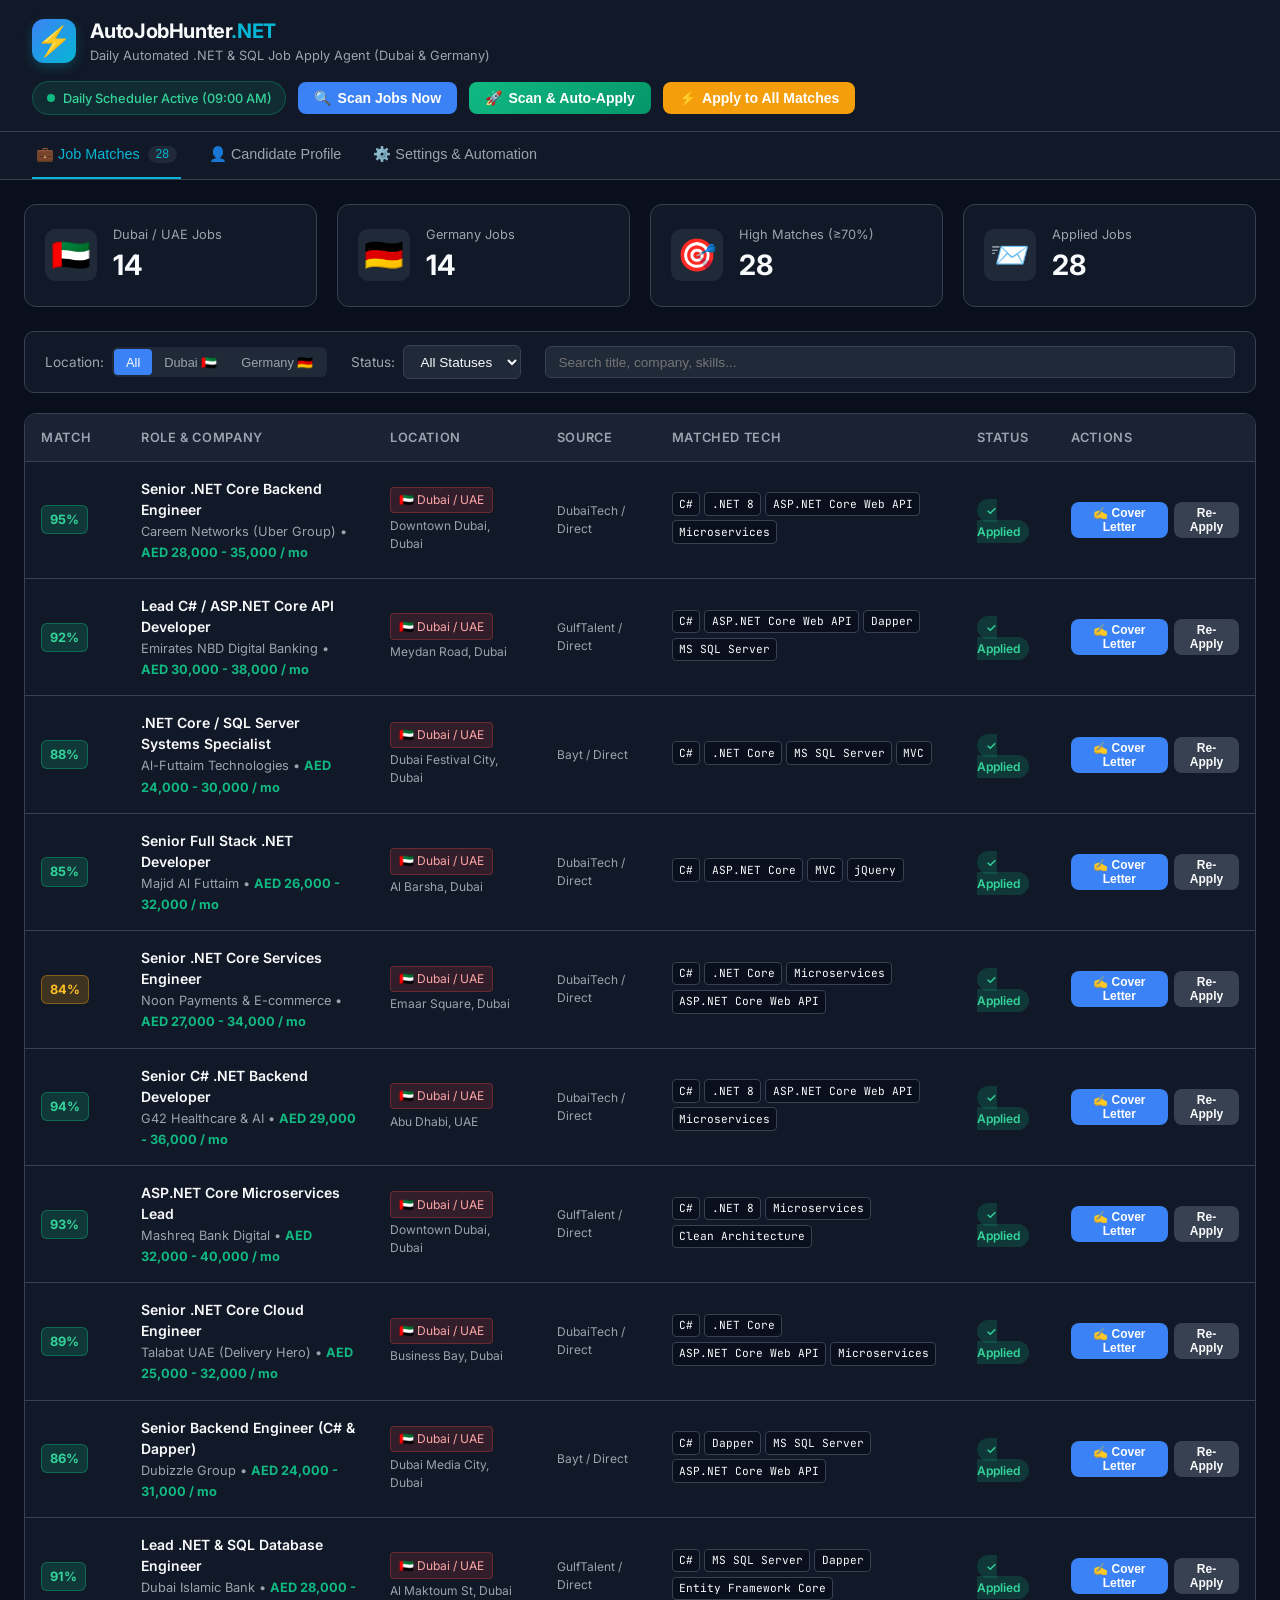
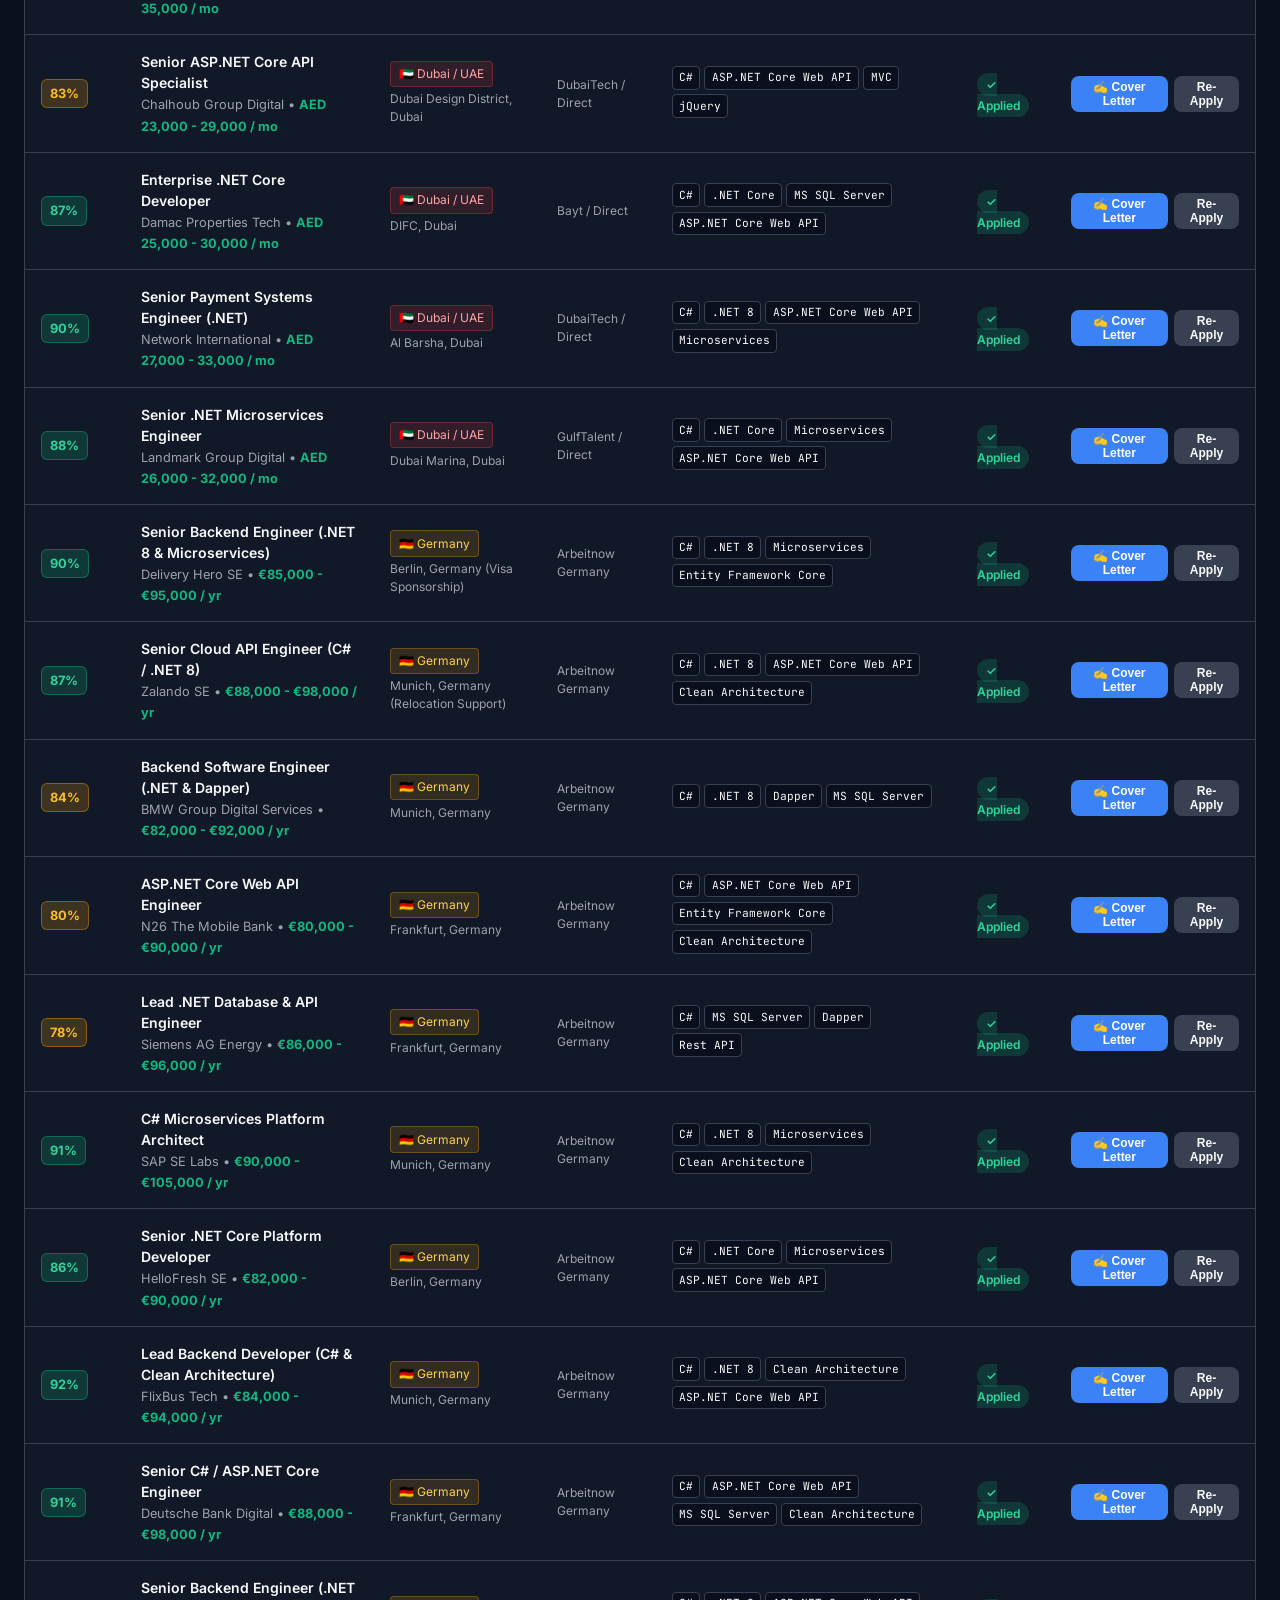
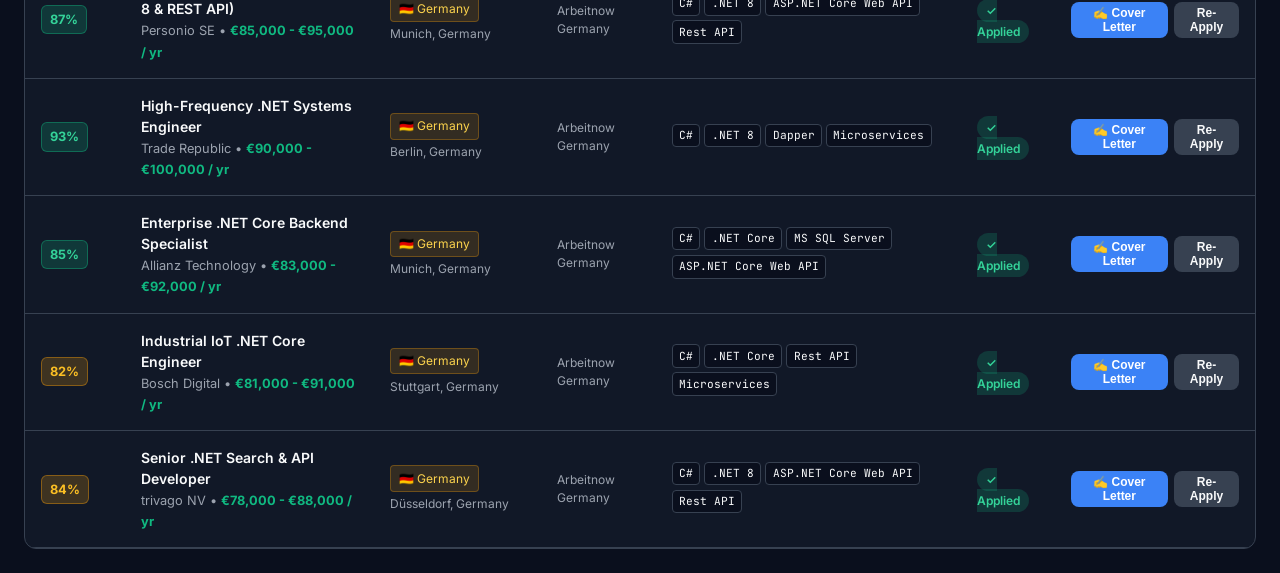
<file: docs/index.html>
<!DOCTYPE html>
<html lang="en">
<head>
  <meta charset="UTF-8">
  <meta name="viewport" content="width=device-width, initial-scale=1.0">
  <title>AutoJobHunter.NET - Dubai & Germany .NET/SQL Auto-Applier</title>
  <link rel="preconnect" href="https://fonts.googleapis.com">
  <link rel="preconnect" href="https://fonts.gstatic.com" crossorigin>
  <link href="https://fonts.googleapis.com/css2?family=Inter:wght@300;400;500;600;700&family=JetBrains+Mono:wght@400;500&display=swap" rel="stylesheet">
  <link rel="stylesheet" href="style.css">
</head>
<body>
  <!-- Header -->
  <header class="app-header">
    <div class="header-container">
      <div class="brand">
        <div class="logo-icon">⚡</div>
        <div class="brand-text">
          <h1>AutoJobHunter<span>.NET</span></h1>
          <p class="subtitle">Daily Automated .NET & SQL Job Apply Agent (Dubai & Germany)</p>
        </div>
      </div>
      <div class="header-actions">
        <div class="engine-badge">
          <span class="status-pulse"></span>
          <span>Daily Scheduler Active (09:00 AM)</span>
        </div>
        <button id="btnScanNow" class="btn btn-primary" onclick="triggerScan(false)">
          <span class="icon">🔍</span> Scan Jobs Now
        </button>
        <button id="btnScanApplyNow" class="btn btn-success" onclick="triggerScan(true)">
          <span class="icon">🚀</span> Scan & Auto-Apply
        </button>
        <button id="btnApplyAll" class="btn btn-warning" onclick="applyToAllMatches()" style="background:#f59e0b; color:white;">
          <span class="icon">⚡</span> Apply to All Matches
        </button>
      </div>
    </div>
  </header>

  <!-- Navigation Tabs -->
  <nav class="nav-tabs-wrapper">
    <div class="tabs-container">
      <button class="nav-tab active" onclick="switchTab('jobs')">
        💼 Job Matches <span id="tabJobCount" class="tab-pill">28</span>
      </button>
      <button class="nav-tab" onclick="switchTab('profile')">
        👤 Candidate Profile
      </button>
      <button class="nav-tab" onclick="switchTab('settings')">
        ⚙️ Settings & Automation
      </button>
    </div>
  </nav>

  <!-- Main Container -->
  <main class="main-container">
    <!-- Notification Banner -->
    <div id="alertBanner" class="alert-banner hidden"></div>

    <!-- TAB 1: JOBS DASHBOARD -->
    <section id="tab-jobs" class="tab-content active">
      <!-- Stats Overview -->
      <div class="stats-grid">
        <div class="stat-card">
          <div class="stat-icon dubai-icon">🇦🇪</div>
          <div class="stat-info">
            <span class="stat-label">Dubai / UAE Jobs</span>
            <span id="statDubai" class="stat-value">14</span>
          </div>
        </div>
        <div class="stat-card">
          <div class="stat-icon germany-icon">🇩🇪</div>
          <div class="stat-info">
            <span class="stat-label">Germany Jobs</span>
            <span id="statGermany" class="stat-value">14</span>
          </div>
        </div>
        <div class="stat-card">
          <div class="stat-icon high-match-icon">🎯</div>
          <div class="stat-info">
            <span class="stat-label">High Matches (≥70%)</span>
            <span id="statHighMatch" class="stat-value">28</span>
          </div>
        </div>
        <div class="stat-card">
          <div class="stat-icon applied-icon">📨</div>
          <div class="stat-info">
            <span class="stat-label">Applied Jobs</span>
            <span id="statApplied" class="stat-value">28</span>
          </div>
        </div>
      </div>

      <!-- Filters Bar -->
      <div class="filter-bar">
        <div class="filter-group">
          <label>Location:</label>
          <div class="btn-group">
            <button class="filter-btn active" onclick="filterCountry('')">All</button>
            <button class="filter-btn" onclick="filterCountry('dubai')">Dubai 🇦🇪</button>
            <button class="filter-btn" onclick="filterCountry('germany')">Germany 🇩🇪</button>
          </div>
        </div>
        <div class="filter-group">
          <label>Status:</label>
          <select id="selectStatus" onchange="applyFilters()">
            <option value="">All Statuses</option>
            <option value="Discovered">Discovered</option>
            <option value="Applied">Applied</option>
            <option value="Interview">Interview</option>
            <option value="Skipped">Skipped</option>
          </select>
        </div>
        <div class="filter-group search-group">
          <input type="text" id="searchInput" placeholder="Search title, company, skills..." oninput="applyFilters()">
        </div>
      </div>

      <!-- Jobs Table -->
      <div class="table-container">
        <table class="jobs-table">
          <thead>
            <tr>
              <th width="100">Match</th>
              <th>Role & Company</th>
              <th>Location</th>
              <th>Source</th>
              <th>Matched Tech</th>
              <th>Status</th>
              <th width="200">Actions</th>
            </tr>
          </thead>
          <tbody id="jobsTableBody">
            <tr>
              <td colspan="7" class="loading-cell">Loading job opportunities...</td>
            </tr>
          </tbody>
        </table>
      </div>
    </section>

    <!-- TAB 2: CANDIDATE PROFILE -->
    <section id="tab-profile" class="tab-content">
      <div class="card form-card">
        <div class="card-header">
          <h2>Candidate Information & Technical Profile</h2>
          <p>Pre-configured with your senior .NET Core & SQL Server engineering credentials.</p>
        </div>
        <div class="card-body">
          <form id="profileForm" onsubmit="saveProfile(event)">
            <div class="form-row">
              <div class="form-group">
                <label>Full Name</label>
                <input type="text" id="profFullName" required>
              </div>
              <div class="form-group">
                <label>Current Title</label>
                <input type="text" id="profTitle" required>
              </div>
            </div>
            <div class="form-row">
              <div class="form-group">
                <label>Email</label>
                <input type="email" id="profEmail" required>
              </div>
              <div class="form-group">
                <label>Phone / WhatsApp</label>
                <input type="text" id="profPhone" required>
              </div>
            </div>
            <div class="form-row">
              <div class="form-group">
                <label>LinkedIn Profile URL</label>
                <input type="text" id="profLinkedIn" placeholder="https://in.linkedin.com/in/sajid-tavrej-khan-b1b0b6188" required>
              </div>
              <div class="form-group">
                <label>Notice Period / Availability</label>
                <input type="text" id="profNotice" required>
              </div>
            </div>
            <div class="form-group">
              <label>Target Locations & Relocation</label>
              <input type="text" id="profLocations" required>
            </div>
            <div class="form-group">
              <label>Core Skills Summary (Keywords used by matching engine)</label>
              <textarea id="profSkills" rows="3" required></textarea>
            </div>
            <div class="form-group">
              <label>Resume File Path (Attached during automated email apply)</label>
              <div style="display: flex; gap: 0.5rem; align-items: center; margin-bottom: 0.35rem;">
                <input type="text" id="profResumePath" style="flex: 1;" required>
                <a href="/resume.pdf" target="_blank" class="btn btn-secondary" style="white-space: nowrap; text-decoration: none; display: inline-flex; align-items: center; gap: 0.25rem;">
                  📄 View Resume PDF
                </a>
              </div>
              <small class="helper-text" style="color:#10b981;">✓ Authentic Single-Page ATS Resume Active: Sajid_Tavrej_Khan_Resume.pdf (RevClerx AI Solutions on top)</small>
            </div>
            <button type="submit" class="btn btn-primary">💾 Save Profile</button>
          </form>
        </div>
      </div>
    </section>

    <!-- TAB 3: SETTINGS -->
    <section id="tab-settings" class="tab-content">
      <div class="card form-card">
        <div class="card-header">
          <h2>Daily Automation & Notification Settings</h2>
          <p>Configure automated scheduled run time, email application credentials, and Telegram alerts.</p>
        </div>
        <div class="card-body">
          <form id="configForm" onsubmit="saveConfig(event)">
            <div class="form-row">
              <div class="form-group">
                <label>Daily Scheduled Run Hour (24h format)</label>
                <input type="number" id="cfgRunHour" min="0" max="23" value="9" required>
                <small class="helper-text">e.g. 9 = 9:00 AM every morning automatically.</small>
              </div>
              <div class="form-group">
                <label>Min Match Score to Notify (%)</label>
                <input type="number" id="cfgMinScore" min="10" max="100" value="60" required>
              </div>
            </div>

            <div class="toggle-card">
              <label class="switch">
                <input type="checkbox" id="cfgAutoApply">
                <span class="slider round"></span>
              </label>
              <div class="toggle-text">
                <strong>Auto-Apply via Email</strong>
                <p>When enabled, automatically emails your resume and tailored cover letter to HR/apply emails found in job postings.</p>
              </div>
            </div>

            <h3 class="section-divider" style="color:#ef4444;">🛡️ Excluded Employers (Strict Blacklist)</h3>
            <p style="font-size:0.85rem; color:#9ca3af; margin-bottom:0.75rem;">
              Your resume and applications will <strong>NEVER</strong> be sent to these companies or domains.
            </p>
            <div class="form-group">
              <label>Blacklisted Companies & Domains (Comma-separated)</label>
              <textarea id="cfgBlacklist" rows="3" style="border-color:#ef4444;"></textarea>
              <small class="helper-text" style="color:#fca5a5;">Protected: Red Orange Technologies, Arethos Ventures, RevClerx, MaxVal, Mindmatrix (All 100% blocked).</small>
            </div>

            <h3 class="section-divider">Outgoing Email (SMTP) Configuration</h3>
            <div class="form-row">
              <div class="form-group">
                <label>SMTP Host</label>
                <input type="text" id="cfgSmtpHost" value="smtp.gmail.com">
              </div>
              <div class="form-group">
                <label>SMTP Port</label>
                <input type="number" id="cfgSmtpPort" value="587">
              </div>
            </div>
            <div class="form-row">
              <div class="form-group">
                <label>Sender Email</label>
                <input type="email" id="cfgSmtpEmail">
              </div>
              <div class="form-group">
                <label>SMTP App Password</label>
                <input type="password" id="cfgSmtpPass" placeholder="Leave empty for Simulation Mode">
                <small class="helper-text">If left empty, application works in Simulation Mode (safe dry-run testing).</small>
              </div>
            </div>

            <h3 class="section-divider">Telegram Alerts (Optional)</h3>
            <div class="toggle-card">
              <label class="switch">
                <input type="checkbox" id="cfgTelegramEnabled">
                <span class="slider round"></span>
              </label>
              <div class="toggle-text">
                <strong>Enable Instant Telegram Alerts</strong>
                <p>Receive notifications on your phone whenever new .NET & SQL jobs are discovered in Dubai and Germany.</p>
              </div>
            </div>
            <div class="form-row">
              <div class="form-group">
                <label>Telegram Bot Token</label>
                <input type="text" id="cfgTgToken" placeholder="123456:ABC-DEF1234ghIkl-zyx57W2v1u123ew11">
              </div>
              <div class="form-group">
                <label>Telegram Chat ID</label>
                <input type="text" id="cfgTgChatId" placeholder="e.g. 123456789">
              </div>
            </div>

            <button type="submit" class="btn btn-primary">💾 Save Settings</button>
          </form>
        </div>
      </div>
    </section>
  </main>

  <!-- Cover Letter Modal -->
  <div id="coverLetterModal" class="modal-overlay hidden">
    <div class="modal-content">
      <div class="modal-header">
        <h3 id="modalJobTitle">Tailored Application Cover Letter</h3>
        <button class="close-btn" onclick="closeModal()">✕</button>
      </div>
      <div class="modal-body">
        <p class="modal-subtitle" id="modalCompanyInfo"></p>
        <textarea id="modalCoverLetterText" class="letter-textarea" rows="14"></textarea>
      </div>
      <div class="modal-footer">
        <button class="btn btn-secondary" onclick="copyLetterToClipboard()">📋 Copy to Clipboard</button>
        <button id="btnModalApply" class="btn btn-primary" onclick="applyFromModal()">🚀 Dispatch Application</button>
        <button class="btn btn-outline" onclick="closeModal()">Close</button>
      </div>
    </div>
  </div>

  <script src="app.js?v=20261125_0930"></script>
</body>
</html>
</file>
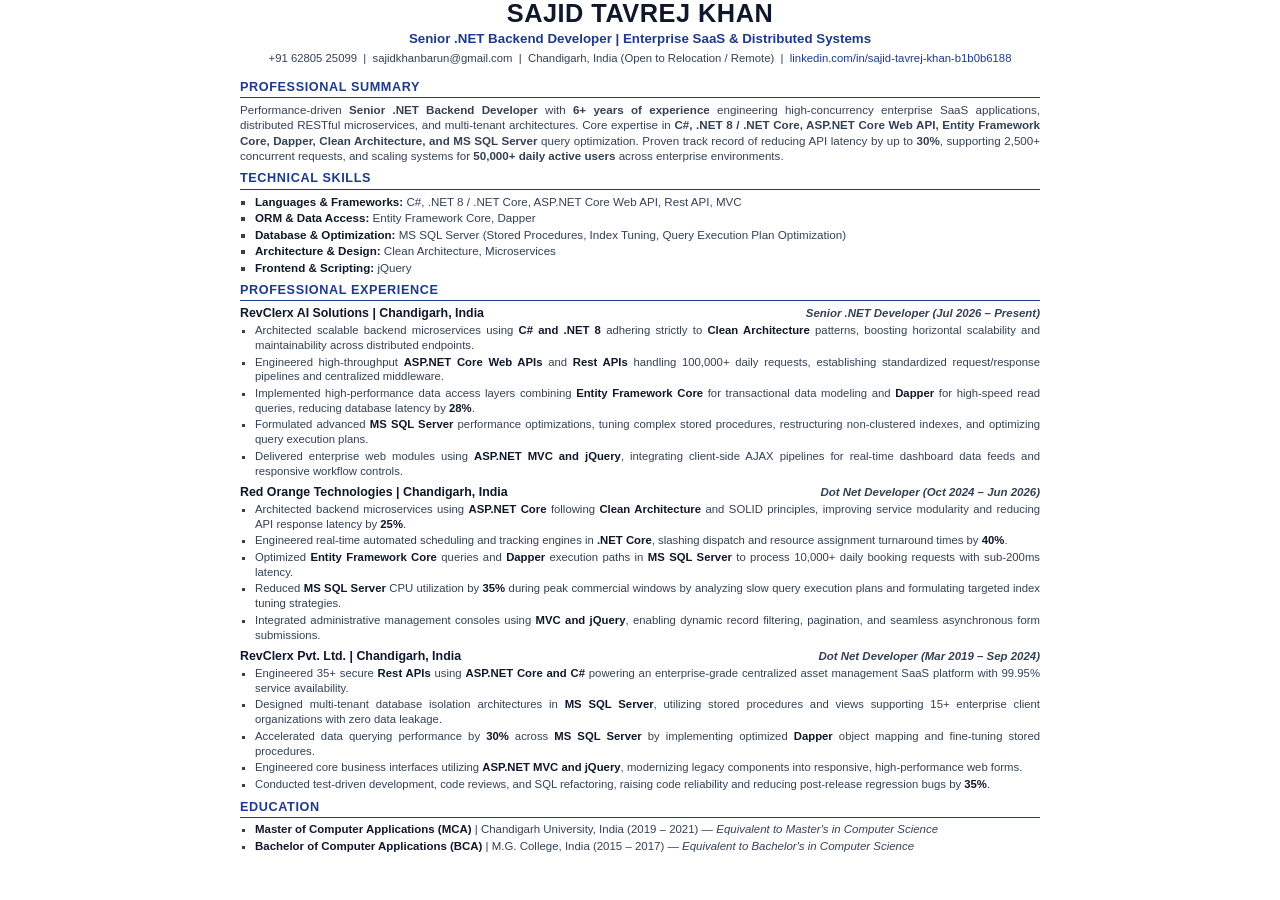
<file: Sajid_Tavrej_Khan_Resume.html>
<!DOCTYPE html>
<html lang="en">
<head>
  <meta charset="UTF-8">
  <title>Sajid Tavrej Khan - Senior .NET Backend Developer Resume</title>
  <style>
    @page {
      size: A4 portrait;
      margin: 10mm 14mm 10mm 14mm;
    }
    * {
      box-sizing: border-box;
      margin: 0;
      padding: 0;
    }
    body {
      font-family: -apple-system, BlinkMacSystemFont, "Segoe UI", Roboto, "Helvetica Neue", Arial, sans-serif;
      color: #1a1a1a;
      background: #ffffff;
      line-height: 1.34;
      font-size: 9.2pt;
      -webkit-font-smoothing: antialiased;
    }
    .container {
      max-width: 800px;
      margin: 0 auto;
    }
    
    /* Header (Centered, Clean, No Emojis, No Country Badges) */
    .header {
      text-align: center;
      margin-bottom: 8px;
      padding-bottom: 4px;
    }
    .header h1 {
      font-size: 19pt;
      font-weight: 800;
      color: #0f172a;
      letter-spacing: 0.5px;
      text-transform: uppercase;
      line-height: 1.1;
      margin-bottom: 2px;
    }
    .header .subtitle {
      font-size: 10pt;
      font-weight: 700;
      color: #1e3a8a;
      margin-bottom: 3px;
    }
    .header .contact-line {
      font-size: 8.5pt;
      color: #334155;
      line-height: 1.4;
    }
    .header .contact-line a {
      color: #1e3a8a;
      text-decoration: none;
    }

    /* Section Headers */
    .section-title {
      font-size: 9.5pt;
      font-weight: 800;
      color: #1e3a8a;
      text-transform: uppercase;
      letter-spacing: 0.6px;
      border-bottom: 1.5px solid #1e3a8a;
      padding-bottom: 1.5px;
      margin-top: 7px;
      margin-bottom: 4px;
    }

    /* Paragraph */
    p.summary {
      font-size: 8.7pt;
      color: #334155;
      text-align: justify;
      line-height: 1.32;
    }

    /* Skills Bullets */
    ul.skills-list {
      list-style-type: square;
      padding-left: 15px;
      font-size: 8.7pt;
      color: #334155;
    }
    ul.skills-list li {
      margin-bottom: 1.5px;
      line-height: 1.3;
    }
    ul.skills-list strong {
      color: #0f172a;
    }

    /* Job Entry */
    .job-entry {
      margin-bottom: 6px;
    }
    .job-header {
      display: flex;
      justify-content: space-between;
      align-items: baseline;
      margin-bottom: 1px;
    }
    .company-name {
      font-size: 9.3pt;
      font-weight: 700;
      color: #0f172a;
    }
    .job-role-dates {
      font-size: 8.6pt;
      font-weight: 600;
      color: #334155;
      font-style: italic;
    }

    /* Bullet Points */
    ul.bullets {
      list-style-type: square;
      padding-left: 15px;
      margin-top: 1px;
    }
    ul.bullets li {
      font-size: 8.5pt;
      color: #334155;
      margin-bottom: 2px;
      line-height: 1.3;
      text-align: justify;
    }
    ul.bullets li strong {
      color: #0f172a;
    }

    /* Education */
    ul.edu-list {
      list-style-type: square;
      padding-left: 15px;
      font-size: 8.6pt;
      color: #334155;
    }
    ul.edu-list li {
      margin-bottom: 2px;
      line-height: 1.3;
    }
    ul.edu-list strong {
      color: #0f172a;
    }
  </style>
</head>
<body>
  <div class="container">

    <!-- HEADER -->
    <header class="header">
      <h1>SAJID TAVREJ KHAN</h1>
      <div class="subtitle">Senior .NET Backend Developer | Enterprise SaaS & Distributed Systems</div>
      <div class="contact-line">
        +91 62805 25099 &nbsp;|&nbsp; sajidkhanbarun@gmail.com &nbsp;|&nbsp; Chandigarh, India (Open to Relocation / Remote) &nbsp;|&nbsp; <a href="https://linkedin.com/in/sajid-tavrej-khan-b1b0b6188" target="_blank">linkedin.com/in/sajid-tavrej-khan-b1b0b6188</a>
      </div>
    </header>

    <!-- PROFESSIONAL SUMMARY -->
    <section>
      <div class="section-title">PROFESSIONAL SUMMARY</div>
      <p class="summary">
        Performance-driven <strong>Senior .NET Backend Developer</strong> with <strong>6+ years of experience</strong> engineering high-concurrency enterprise SaaS applications, distributed RESTful microservices, and multi-tenant architectures. Core expertise in <strong>C#, .NET 8 / .NET Core, ASP.NET Core Web API, Entity Framework Core, Dapper, Clean Architecture, and MS SQL Server</strong> query optimization. Proven track record of reducing API latency by up to <strong>30%</strong>, supporting 2,500+ concurrent requests, and scaling systems for <strong>50,000+ daily active users</strong> across enterprise environments.
      </p>
    </section>

    <!-- TECHNICAL SKILLS -->
    <section>
      <div class="section-title">TECHNICAL SKILLS</div>
      <ul class="skills-list">
        <li><strong>Languages & Frameworks:</strong> C#, .NET 8 / .NET Core, ASP.NET Core Web API, Rest API, MVC</li>
        <li><strong>ORM & Data Access:</strong> Entity Framework Core, Dapper</li>
        <li><strong>Database & Optimization:</strong> MS SQL Server (Stored Procedures, Index Tuning, Query Execution Plan Optimization)</li>
        <li><strong>Architecture & Design:</strong> Clean Architecture, Microservices</li>
        <li><strong>Frontend & Scripting:</strong> jQuery</li>
      </ul>
    </section>

    <!-- PROFESSIONAL EXPERIENCE -->
    <section>
      <div class="section-title">PROFESSIONAL EXPERIENCE</div>

      <!-- 1. REVCLERX AI SOLUTIONS -->
      <div class="job-entry">
        <div class="job-header">
          <span class="company-name">RevClerx AI Solutions | Chandigarh, India</span>
          <span class="job-role-dates">Senior .NET Developer (Jul 2026 – Present)</span>
        </div>
        <ul class="bullets">
          <li>Architected scalable backend microservices using <strong>C# and .NET 8</strong> adhering strictly to <strong>Clean Architecture</strong> patterns, boosting horizontal scalability and maintainability across distributed endpoints.</li>
          <li>Engineered high-throughput <strong>ASP.NET Core Web APIs</strong> and <strong>Rest APIs</strong> handling 100,000+ daily requests, establishing standardized request/response pipelines and centralized middleware.</li>
          <li>Implemented high-performance data access layers combining <strong>Entity Framework Core</strong> for transactional data modeling and <strong>Dapper</strong> for high-speed read queries, reducing database latency by <strong>28%</strong>.</li>
          <li>Formulated advanced <strong>MS SQL Server</strong> performance optimizations, tuning complex stored procedures, restructuring non-clustered indexes, and optimizing query execution plans.</li>
          <li>Delivered enterprise web modules using <strong>ASP.NET MVC and jQuery</strong>, integrating client-side AJAX pipelines for real-time dashboard data feeds and responsive workflow controls.</li>
        </ul>
      </div>

      <!-- 2. RED ORANGE TECHNOLOGIES -->
      <div class="job-entry">
        <div class="job-header">
          <span class="company-name">Red Orange Technologies | Chandigarh, India</span>
          <span class="job-role-dates">Dot Net Developer (Oct 2024 – Jun 2026)</span>
        </div>
        <ul class="bullets">
          <li>Architected backend microservices using <strong>ASP.NET Core</strong> following <strong>Clean Architecture</strong> and SOLID principles, improving service modularity and reducing API response latency by <strong>25%</strong>.</li>
          <li>Engineered real-time automated scheduling and tracking engines in <strong>.NET Core</strong>, slashing dispatch and resource assignment turnaround times by <strong>40%</strong>.</li>
          <li>Optimized <strong>Entity Framework Core</strong> queries and <strong>Dapper</strong> execution paths in <strong>MS SQL Server</strong> to process 10,000+ daily booking requests with sub-200ms latency.</li>
          <li>Reduced <strong>MS SQL Server</strong> CPU utilization by <strong>35%</strong> during peak commercial windows by analyzing slow query execution plans and formulating targeted index tuning strategies.</li>
          <li>Integrated administrative management consoles using <strong>MVC and jQuery</strong>, enabling dynamic record filtering, pagination, and seamless asynchronous form submissions.</li>
        </ul>
      </div>

      <!-- 3. REVCLERX PVT LTD -->
      <div class="job-entry">
        <div class="job-header">
          <span class="company-name">RevClerx Pvt. Ltd. | Chandigarh, India</span>
          <span class="job-role-dates">Dot Net Developer (Mar 2019 – Sep 2024)</span>
        </div>
        <ul class="bullets">
          <li>Engineered 35+ secure <strong>Rest APIs</strong> using <strong>ASP.NET Core and C#</strong> powering an enterprise-grade centralized asset management SaaS platform with 99.95% service availability.</li>
          <li>Designed multi-tenant database isolation architectures in <strong>MS SQL Server</strong>, utilizing stored procedures and views supporting 15+ enterprise client organizations with zero data leakage.</li>
          <li>Accelerated data querying performance by <strong>30%</strong> across <strong>MS SQL Server</strong> by implementing optimized <strong>Dapper</strong> object mapping and fine-tuning stored procedures.</li>
          <li>Engineered core business interfaces utilizing <strong>ASP.NET MVC and jQuery</strong>, modernizing legacy components into responsive, high-performance web forms.</li>
          <li>Conducted test-driven development, code reviews, and SQL refactoring, raising code reliability and reducing post-release regression bugs by <strong>35%</strong>.</li>
        </ul>
      </div>
    </section>

    <!-- EDUCATION -->
    <section>
      <div class="section-title">EDUCATION</div>
      <ul class="edu-list">
        <li><strong>Master of Computer Applications (MCA)</strong> | Chandigarh University, India (2019 – 2021) — <em>Equivalent to Master's in Computer Science</em></li>
        <li><strong>Bachelor of Computer Applications (BCA)</strong> | M.G. College, India (2015 – 2017) — <em>Equivalent to Bachelor's in Computer Science</em></li>
      </ul>
    </section>

  </div>
</body>
</html>
</file>
<file: docs/style.css>
:root {
  --bg-primary: #0a0f1d;
  --bg-secondary: #111827;
  --bg-card: #1f2937;
  --bg-hover: #374151;
  --border-color: #374151;
  --text-main: #f9fafb;
  --text-muted: #9ca3af;
  --accent-blue: #3b82f6;
  --accent-cyan: #06b6d4;
  --accent-green: #10b981;
  --accent-amber: #f59e0b;
  --accent-purple: #8b5cf6;
  --font-family: 'Inter', -apple-system, BlinkMacSystemFont, sans-serif;
  --font-mono: 'JetBrains Mono', monospace;
}

* {
  box-sizing: border-box;
  margin: 0;
  padding: 0;
}

body {
  background-color: var(--bg-primary);
  color: var(--text-main);
  font-family: var(--font-family);
  line-height: 1.5;
  min-height: 100vh;
}

/* Header */
.app-header {
  background-color: var(--bg-secondary);
  border-bottom: 1px solid var(--border-color);
  padding: 1rem 2rem;
  position: sticky;
  top: 0;
  z-index: 40;
}

.header-container {
  max-width: 1400px;
  margin: 0 auto;
  display: flex;
  justify-content: space-between;
  align-items: center;
  flex-wrap: wrap;
  gap: 1rem;
}

.brand {
  display: flex;
  align-items: center;
  gap: 0.85rem;
}

.logo-icon {
  font-size: 1.8rem;
  background: linear-gradient(135deg, #3b82f6, #06b6d4);
  width: 44px;
  height: 44px;
  border-radius: 12px;
  display: flex;
  align-items: center;
  justify-content: center;
  box-shadow: 0 4px 12px rgba(6, 182, 212, 0.25);
}

.brand-text h1 {
  font-size: 1.25rem;
  font-weight: 700;
  letter-spacing: -0.02em;
}

.brand-text h1 span {
  color: var(--accent-cyan);
}

.subtitle {
  font-size: 0.8rem;
  color: var(--text-muted);
}

.header-actions {
  display: flex;
  align-items: center;
  gap: 0.75rem;
  flex-wrap: wrap;
}

.engine-badge {
  display: flex;
  align-items: center;
  gap: 0.5rem;
  background-color: rgba(16, 185, 129, 0.12);
  border: 1px solid rgba(16, 185, 129, 0.3);
  color: #34d399;
  font-size: 0.8rem;
  font-weight: 500;
  padding: 0.4rem 0.85rem;
  border-radius: 9999px;
}

.status-pulse {
  width: 8px;
  height: 8px;
  background-color: #10b981;
  border-radius: 50%;
  animation: pulse 2s infinite;
}

@keyframes pulse {
  0% { transform: scale(0.95); box-shadow: 0 0 0 0 rgba(16, 185, 129, 0.7); }
  70% { transform: scale(1); box-shadow: 0 0 0 6px rgba(16, 185, 129, 0); }
  100% { transform: scale(0.95); box-shadow: 0 0 0 0 rgba(16, 185, 129, 0); }
}

/* Buttons */
.btn {
  display: inline-flex;
  align-items: center;
  gap: 0.4rem;
  padding: 0.5rem 1rem;
  border-radius: 8px;
  font-size: 0.875rem;
  font-weight: 600;
  cursor: pointer;
  border: none;
  transition: all 0.2s ease;
}

.btn-primary {
  background-color: var(--accent-blue);
  color: white;
}
.btn-primary:hover {
  background-color: #2563eb;
}

.btn-success {
  background: linear-gradient(135deg, #10b981, #059669);
  color: white;
}
.btn-success:hover {
  opacity: 0.92;
}

.btn-secondary {
  background-color: var(--bg-hover);
  color: var(--text-main);
}
.btn-secondary:hover {
  background-color: #4b5563;
}

.btn-outline {
  background: transparent;
  border: 1px solid var(--border-color);
  color: var(--text-muted);
}
.btn-outline:hover {
  background-color: var(--bg-hover);
  color: var(--text-main);
}

.btn-sm {
  padding: 0.25rem 0.6rem;
  font-size: 0.75rem;
}

/* Tabs */
.nav-tabs-wrapper {
  background-color: var(--bg-secondary);
  border-bottom: 1px solid var(--border-color);
  padding: 0 2rem;
}

.tabs-container {
  max-width: 1400px;
  margin: 0 auto;
  display: flex;
  gap: 1.5rem;
}

.nav-tab {
  background: none;
  border: none;
  color: var(--text-muted);
  font-size: 0.9rem;
  font-weight: 500;
  padding: 0.85rem 0.25rem;
  cursor: pointer;
  border-bottom: 2px solid transparent;
  display: flex;
  align-items: center;
  gap: 0.5rem;
  transition: all 0.2s ease;
}

.nav-tab:hover {
  color: var(--text-main);
}

.nav-tab.active {
  color: var(--accent-cyan);
  border-bottom-color: var(--accent-cyan);
}

.tab-pill {
  background-color: var(--bg-card);
  padding: 0.1rem 0.5rem;
  border-radius: 9999px;
  font-size: 0.75rem;
}

/* Main */
.main-container {
  max-width: 1400px;
  margin: 1.5rem auto;
  padding: 0 1.5rem;
}

.tab-content {
  display: none;
}
.tab-content.active {
  display: block;
}

/* Stats */
.stats-grid {
  display: grid;
  grid-template-columns: repeat(auto-fit, minmax(240px, 1fr));
  gap: 1.25rem;
  margin-bottom: 1.5rem;
}

.stat-card {
  background-color: var(--bg-secondary);
  border: 1px solid var(--border-color);
  border-radius: 12px;
  padding: 1.25rem;
  display: flex;
  align-items: center;
  gap: 1rem;
}

.stat-icon {
  font-size: 2rem;
  width: 52px;
  height: 52px;
  border-radius: 10px;
  background-color: var(--bg-card);
  display: flex;
  align-items: center;
  justify-content: center;
}

.stat-info {
  display: flex;
  flex-direction: column;
}

.stat-label {
  font-size: 0.8rem;
  color: var(--text-muted);
}

.stat-value {
  font-size: 1.75rem;
  font-weight: 700;
  color: var(--text-main);
}

/* Filters */
.filter-bar {
  background-color: var(--bg-secondary);
  border: 1px solid var(--border-color);
  border-radius: 10px;
  padding: 0.85rem 1.25rem;
  display: flex;
  flex-wrap: wrap;
  align-items: center;
  gap: 1.5rem;
  margin-bottom: 1.25rem;
}

.filter-group {
  display: flex;
  align-items: center;
  gap: 0.5rem;
}

.filter-group label {
  font-size: 0.85rem;
  color: var(--text-muted);
}

.btn-group {
  display: inline-flex;
  border-radius: 6px;
  background-color: var(--bg-card);
  padding: 2px;
}

.filter-btn {
  background: transparent;
  border: none;
  color: var(--text-muted);
  font-size: 0.8rem;
  padding: 0.35rem 0.75rem;
  border-radius: 4px;
  cursor: pointer;
}

.filter-btn.active {
  background-color: var(--accent-blue);
  color: white;
}

select, input[type="text"], input[type="email"], input[type="password"], input[type="number"], input[type="url"], textarea {
  background-color: var(--bg-card);
  border: 1px solid var(--border-color);
  color: var(--text-main);
  padding: 0.45rem 0.75rem;
  border-radius: 6px;
  font-size: 0.85rem;
  outline: none;
}

select:focus, input:focus, textarea:focus {
  border-color: var(--accent-cyan);
}

.search-group {
  flex-grow: 1;
}

.search-group input {
  width: 100%;
}

/* Table */
.table-container {
  background-color: var(--bg-secondary);
  border: 1px solid var(--border-color);
  border-radius: 12px;
  overflow-x: auto;
}

.jobs-table {
  width: 100%;
  border-collapse: collapse;
  text-align: left;
}

.jobs-table th {
  background-color: #1a2233;
  padding: 0.85rem 1rem;
  font-size: 0.8rem;
  font-weight: 600;
  color: var(--text-muted);
  text-transform: uppercase;
  letter-spacing: 0.05em;
  border-bottom: 1px solid var(--border-color);
}

.jobs-table td {
  padding: 1rem;
  border-bottom: 1px solid var(--border-color);
  font-size: 0.875rem;
  vertical-align: middle;
}

.jobs-table tr:hover {
  background-color: rgba(55, 65, 81, 0.4);
}

.match-badge {
  display: inline-block;
  font-weight: 700;
  font-size: 0.8rem;
  padding: 0.25rem 0.5rem;
  border-radius: 6px;
  text-align: center;
}

.match-high {
  background-color: rgba(16, 185, 129, 0.2);
  color: #34d399;
  border: 1px solid rgba(16, 185, 129, 0.4);
}

.match-med {
  background-color: rgba(245, 158, 11, 0.2);
  color: #fbbf24;
  border: 1px solid rgba(245, 158, 11, 0.4);
}

.job-title-link {
  color: var(--text-main);
  text-decoration: none;
  font-weight: 600;
  display: block;
}

.job-title-link:hover {
  color: var(--accent-cyan);
  text-decoration: underline;
}

.job-company {
  font-size: 0.8rem;
  color: var(--text-muted);
}

.country-pill {
  display: inline-flex;
  align-items: center;
  gap: 0.25rem;
  font-size: 0.75rem;
  padding: 0.2rem 0.5rem;
  border-radius: 4px;
}

.country-dubai {
  background-color: rgba(239, 68, 68, 0.15);
  color: #fca5a5;
  border: 1px solid rgba(239, 68, 68, 0.3);
}

.country-germany {
  background-color: rgba(245, 158, 11, 0.15);
  color: #fcd34d;
  border: 1px solid rgba(245, 158, 11, 0.3);
}

.tech-tag {
  display: inline-block;
  background-color: var(--bg-primary);
  border: 1px solid var(--border-color);
  padding: 0.15rem 0.4rem;
  border-radius: 4px;
  font-size: 0.7rem;
  font-family: var(--font-mono);
  margin-right: 0.25rem;
  margin-bottom: 0.25rem;
}

.status-badge {
  font-size: 0.75rem;
  padding: 0.25rem 0.6rem;
  border-radius: 9999px;
  font-weight: 600;
}

.status-applied {
  background-color: rgba(16, 185, 129, 0.2);
  color: #34d399;
}

.status-discovered {
  background-color: rgba(59, 130, 246, 0.2);
  color: #60a5fa;
}

.status-interview {
  background-color: rgba(139, 92, 246, 0.2);
  color: #c084fc;
}

.action-btns {
  display: flex;
  gap: 0.4rem;
}

/* Card / Forms */
.card {
  background-color: var(--bg-secondary);
  border: 1px solid var(--border-color);
  border-radius: 12px;
  padding: 1.5rem;
  max-width: 900px;
  margin: 0 auto;
}

.card-header {
  margin-bottom: 1.5rem;
  border-bottom: 1px solid var(--border-color);
  padding-bottom: 1rem;
}

.card-header h2 {
  font-size: 1.25rem;
  font-weight: 700;
}

.card-header p {
  font-size: 0.85rem;
  color: var(--text-muted);
}

.form-row {
  display: grid;
  grid-template-columns: 1fr 1fr;
  gap: 1.25rem;
  margin-bottom: 1rem;
}

.form-group {
  display: flex;
  flex-direction: column;
  gap: 0.35rem;
  margin-bottom: 1rem;
}

.form-group label {
  font-size: 0.85rem;
  font-weight: 500;
  color: #d1d5db;
}

.helper-text {
  font-size: 0.75rem;
  color: var(--text-muted);
}

.section-divider {
  font-size: 1rem;
  font-weight: 600;
  margin: 1.5rem 0 1rem;
  padding-bottom: 0.5rem;
  border-bottom: 1px dashed var(--border-color);
  color: var(--accent-cyan);
}

.toggle-card {
  display: flex;
  align-items: center;
  gap: 1rem;
  background-color: var(--bg-card);
  padding: 1rem;
  border-radius: 8px;
  margin-bottom: 1.25rem;
}

.toggle-text strong {
  font-size: 0.9rem;
  display: block;
}

.toggle-text p {
  font-size: 0.8rem;
  color: var(--text-muted);
}

/* Switch */
.switch {
  position: relative;
  display: inline-block;
  width: 48px;
  height: 26px;
  flex-shrink: 0;
}
.switch input { opacity: 0; width: 0; height: 0; }
.slider {
  position: absolute; cursor: pointer; top: 0; left: 0; right: 0; bottom: 0;
  background-color: #4b5563;
  transition: .3s;
}
.slider:before {
  position: absolute; content: ""; height: 20px; width: 20px; left: 3px; bottom: 3px;
  background-color: white; transition: .3s;
}
input:checked + .slider { background-color: var(--accent-green); }
input:checked + .slider:before { transform: translateX(22px); }
.slider.round { border-radius: 34px; }
.slider.round:before { border-radius: 50%; }

/* Modal */
.modal-overlay {
  position: fixed;
  top: 0; left: 0; right: 0; bottom: 0;
  background: rgba(0, 0, 0, 0.75);
  backdrop-filter: blur(4px);
  display: flex;
  align-items: center;
  justify-content: center;
  z-index: 100;
}

.modal-content {
  background-color: var(--bg-secondary);
  border: 1px solid var(--border-color);
  border-radius: 12px;
  width: 90%;
  max-width: 750px;
  max-height: 90vh;
  display: flex;
  flex-direction: column;
}

.modal-header {
  padding: 1.25rem;
  border-bottom: 1px solid var(--border-color);
  display: flex;
  justify-content: space-between;
  align-items: center;
}

.close-btn {
  background: none;
  border: none;
  color: var(--text-muted);
  font-size: 1.2rem;
  cursor: pointer;
}

.modal-body {
  padding: 1.25rem;
  overflow-y: auto;
}

.letter-textarea {
  width: 100%;
  font-family: var(--font-family);
  font-size: 0.9rem;
  line-height: 1.6;
  resize: vertical;
}

.modal-footer {
  padding: 1rem 1.25rem;
  border-top: 1px solid var(--border-color);
  display: flex;
  justify-content: flex-end;
  gap: 0.75rem;
}

.hidden {
  display: none !important;
}

.alert-banner {
  background-color: rgba(59, 130, 246, 0.15);
  border: 1px solid rgba(59, 130, 246, 0.3);
  color: #93c5fd;
  padding: 0.85rem 1.25rem;
  border-radius: 8px;
  margin-bottom: 1.25rem;
  font-size: 0.875rem;
}
</file>
